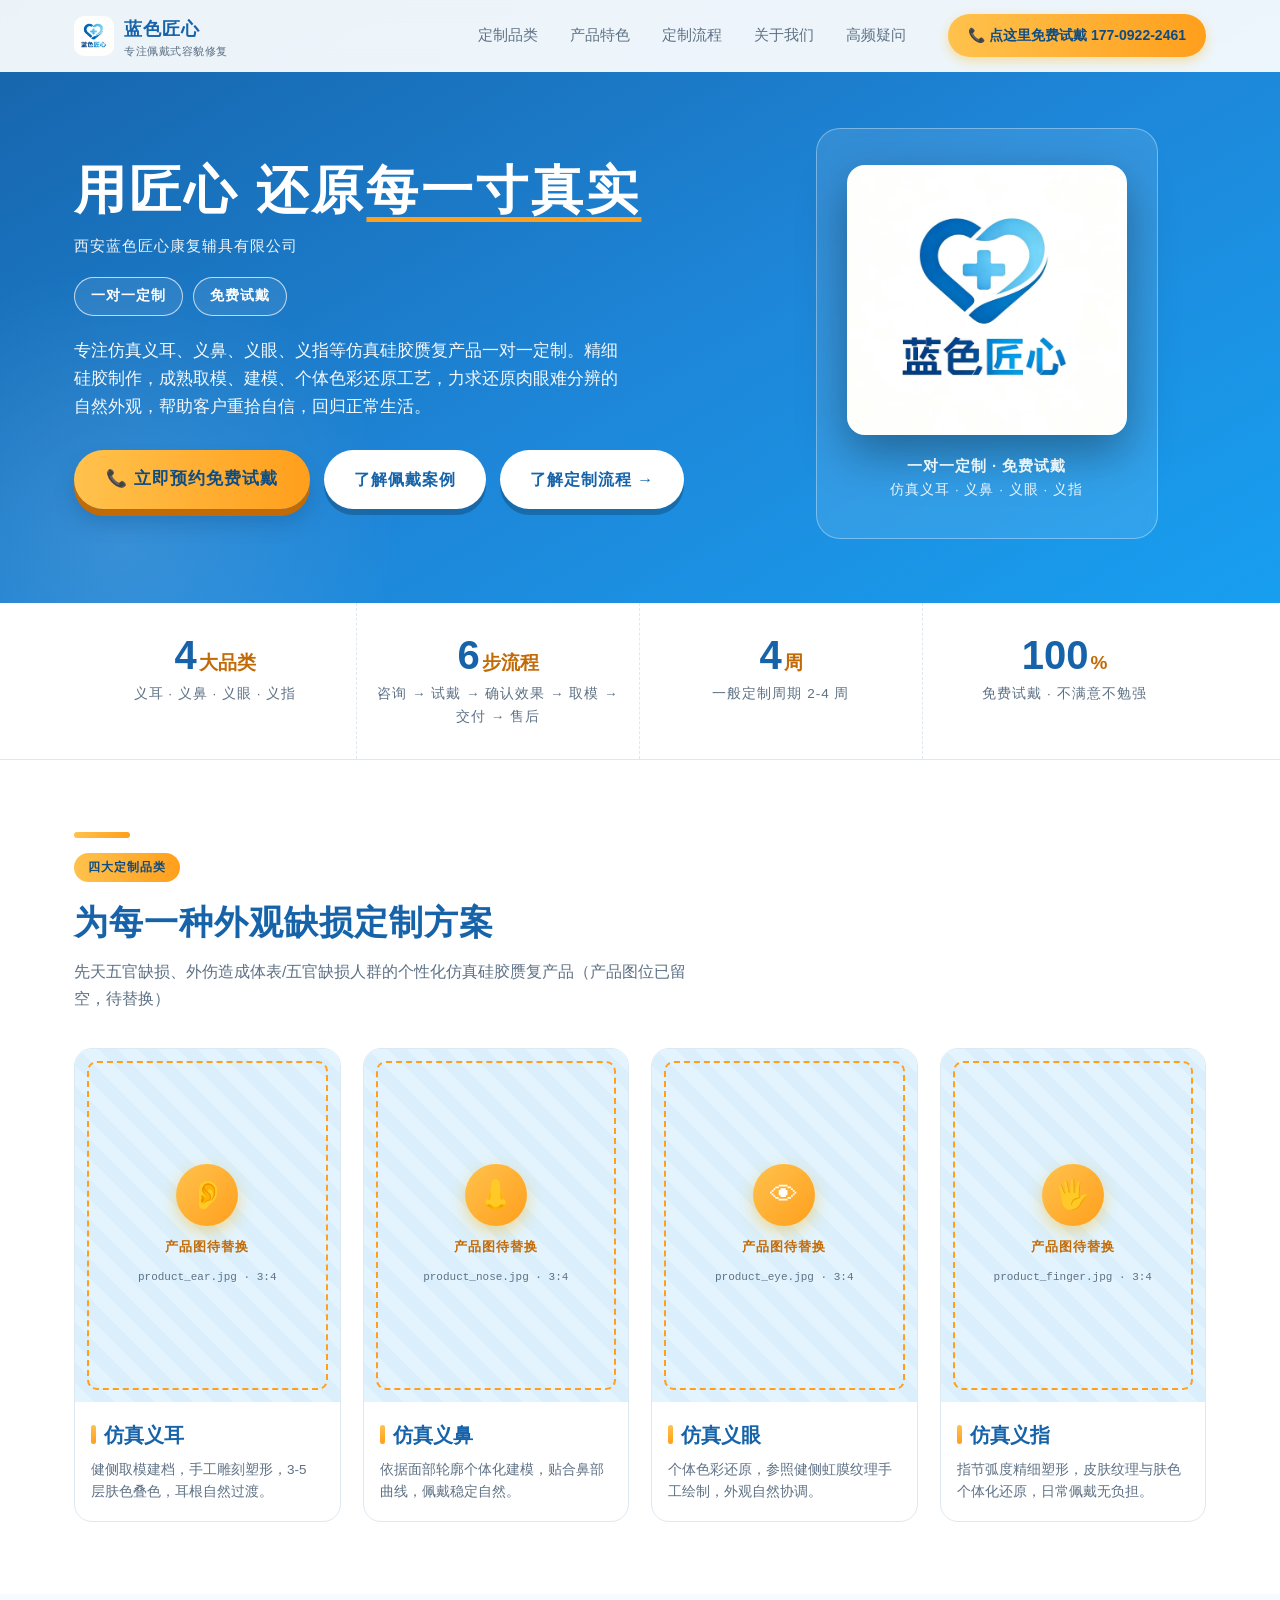
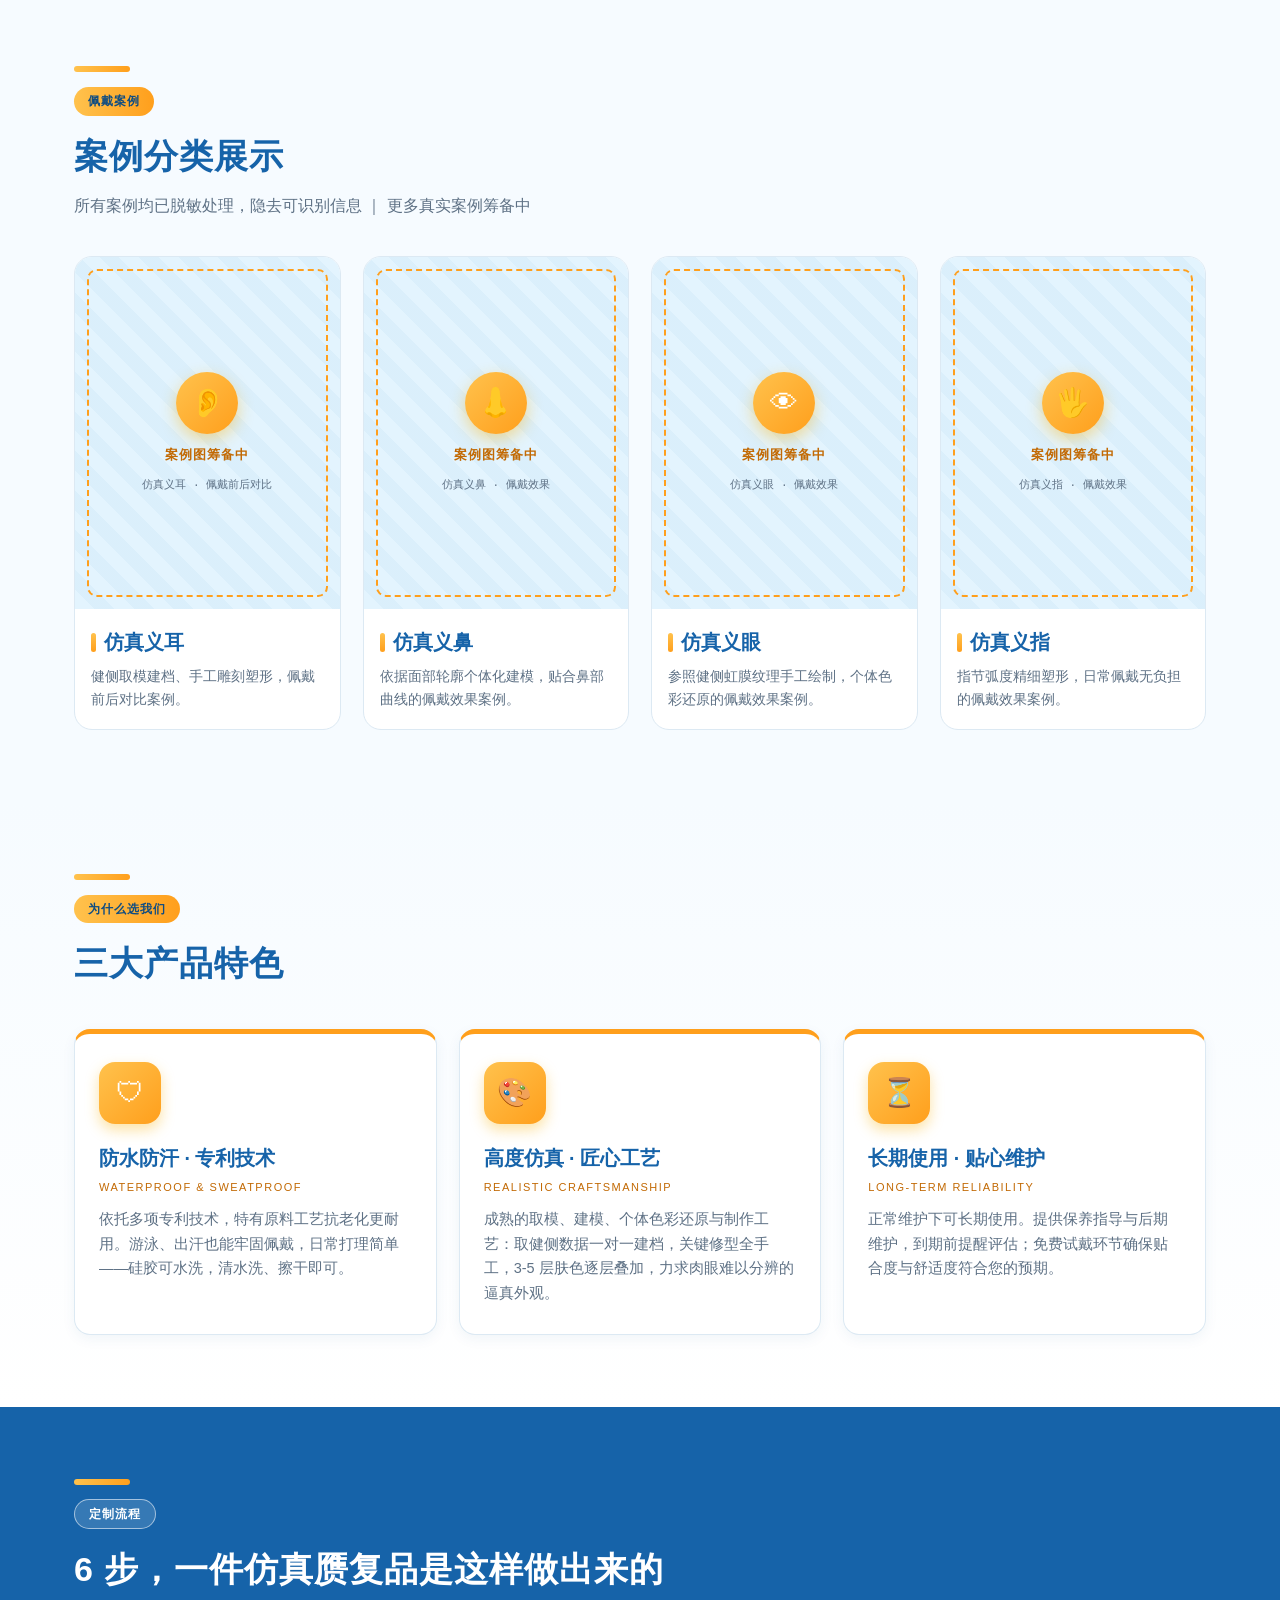
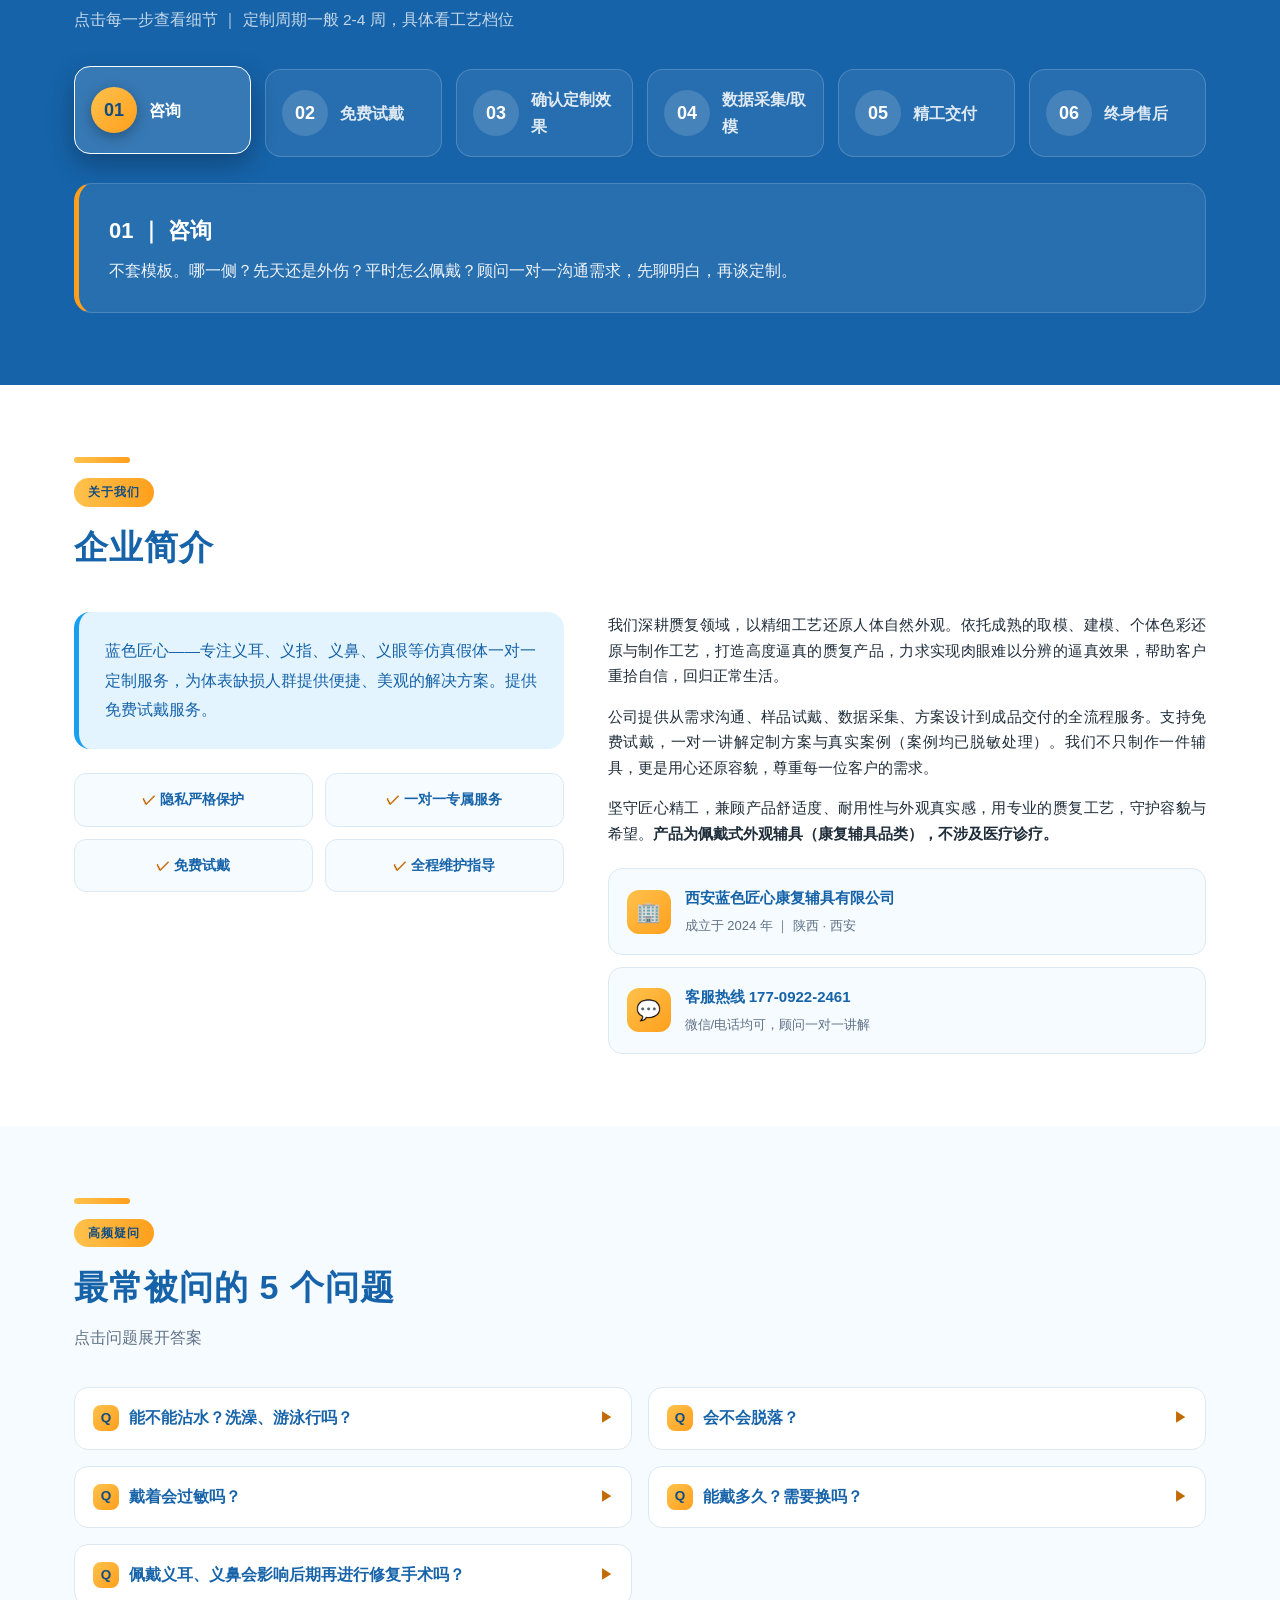
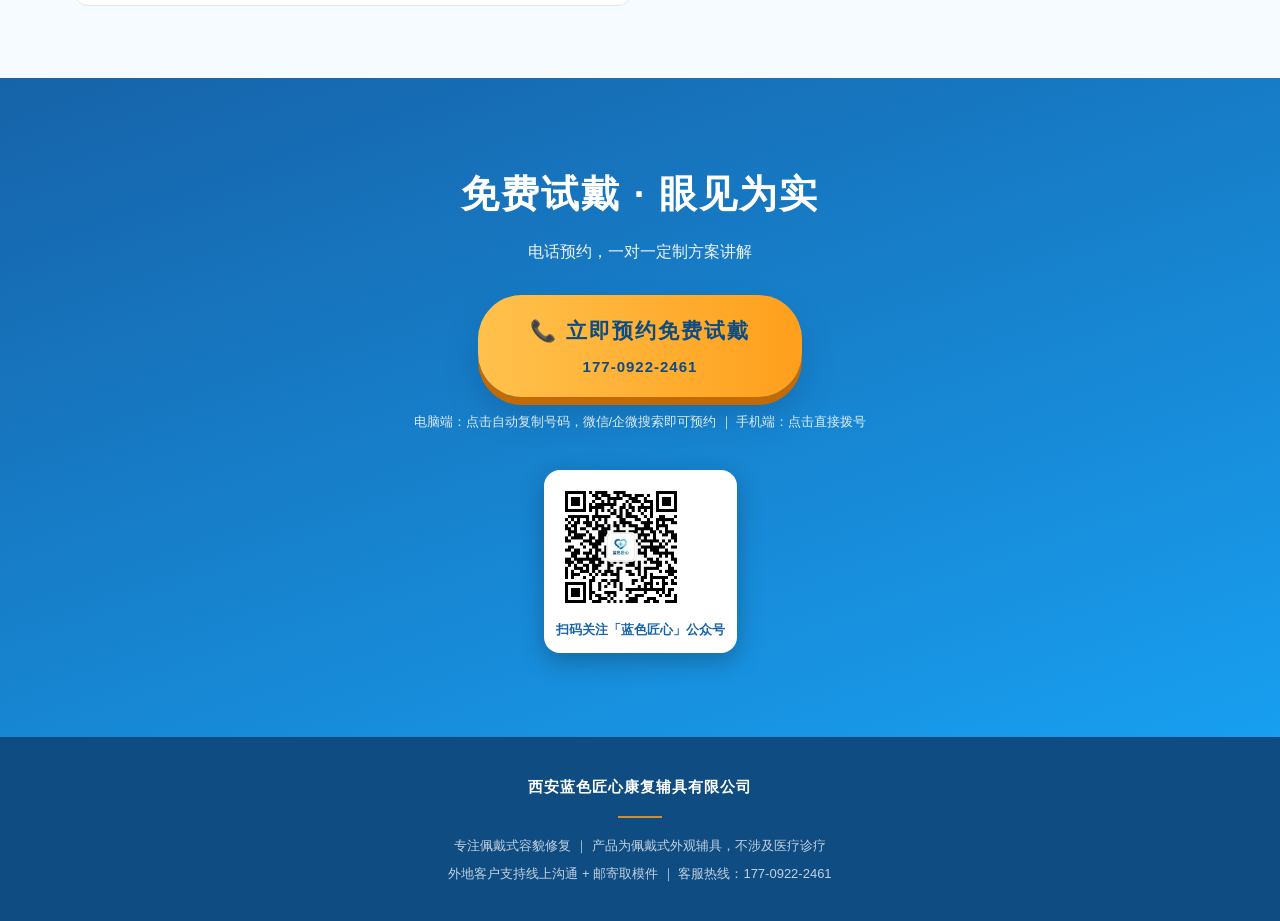
<file: web/index.html>
<!DOCTYPE html>
<html lang="zh-CN">
<head>
<meta charset="UTF-8">
<meta name="viewport" content="width=device-width, initial-scale=1.0, viewport-fit=cover">
<title>蓝色匠心 · 仿真义耳/义指/义眼/义鼻一对一定制</title>
<link rel="icon" href="favicon.ico" type="image/x-icon">
<meta name="robots" content="index,follow">
<meta name="description" content="西安蓝色匠心康复辅具有限公司：专注仿真义耳、义指、义眼、义鼻等仿真硅胶赝复产品一对一定制，免费试戴。">
<link rel="stylesheet" href="css/style.css">
</head>
<body>

<!-- 吸顶导航 -->
<nav id="nav">
  <div class="nav-inner">
    <a class="nav-brand" href="#home">
      <img src="img/logo.jpg" alt="蓝色匠心logo">
      <span><b>蓝色匠心</b><small>专注佩戴式容貌修复</small></span>
    </a>
    <div class="nav-links">
      <a href="#products">定制品类</a>
      <a href="#features">产品特色</a>
      <a href="#process">定制流程</a>
      <a href="#about">关于我们</a>
      <a href="#faq">高频疑问</a>
    </div>
    <a class="nav-cta" href="tel:17709222461">📞 点这里免费试戴 177-0922-2461</a>
  </div>
</nav>

<!-- ① Hero -->
<header class="hero" id="home">
  <div class="wrap">
    <div class="hero-grid">
      <div class="reveal">
        <h1>用匠心 还原<span class="hl">每一寸真实</span></h1>
        <div class="full">西安蓝色匠心康复辅具有限公司</div>
        <div class="badges">
          <span class="badge">一对一定制</span>
          <span class="badge">免费试戴</span>
        </div>
        <p class="lead">专注仿真义耳、义鼻、义眼、义指等仿真硅胶赝复产品一对一定制。精细硅胶制作，成熟取模、建模、个体色彩还原工艺，力求还原肉眼难分辨的自然外观，帮助客户重拾自信，回归正常生活。</p>
        <div class="hero-actions">
          <a class="btn-gold" href="tel:17709222461">📞 立即预约免费试戴</a>
          <a class="btn-white" href="#cases">了解佩戴案例</a>
          <a class="btn-white" href="#process">了解定制流程 →</a>
        </div>
      </div>
      <div class="hero-card reveal d2">
        <img src="img/logo-footer.jpg" alt="蓝色匠心标志">
        <div class="cap"><b>一对一定制 · 免费试戴</b><br>仿真义耳 · 义鼻 · 义眼 · 义指</div>
      </div>
    </div>
  </div>
</header>

<!-- ② 数据条 -->
<div class="stats">
  <div class="wrap">
    <div class="stats-grid">
      <div class="stat reveal"><div class="n"><span class="count" data-to="4">0</span><i>大品类</i></div><div class="t">义耳 · 义鼻 · 义眼 · 义指</div></div>
      <div class="stat reveal d1"><div class="n"><span class="count" data-to="6">0</span><i>步流程</i></div><div class="t">咨询 → 试戴 → 确认效果 → 取模 → 交付 → 售后</div></div>
      <div class="stat reveal d2"><div class="n"><span class="count" data-to="4">0</span><i>周</i></div><div class="t">一般定制周期 2-4 周</div></div>
      <div class="stat reveal d3"><div class="n"><span class="count" data-to="100">0</span><i>%</i></div><div class="t">免费试戴 · 不满意不勉强</div></div>
    </div>
  </div>
</div>

<!-- ③ 品类 -->
<section class="sec cats" id="products">
  <div class="wrap">
    <div class="sec-head reveal">
      <div class="bar"></div>
      <span class="tag-gold">四大定制品类</span>
      <h2>为每一种外观缺损定制方案</h2>
      <div class="sub">先天五官缺损、外伤造成体表/五官缺损人群的个性化仿真硅胶赝复产品（产品图位已留空，待替换）</div>
    </div>
    <div class="cat-grid">
      <div class="cat reveal">
        <div class="ph"><div class="cam">👂</div><div class="tip">产品图待替换</div><div class="file">product_ear.jpg · 3:4</div></div>
        <div class="info"><h3>仿真义耳</h3><p>健侧取模建档，手工雕刻塑形，3-5 层肤色叠色，耳根自然过渡。</p></div>
      </div>
      <div class="cat reveal d1">
        <div class="ph"><div class="cam">👃</div><div class="tip">产品图待替换</div><div class="file">product_nose.jpg · 3:4</div></div>
        <div class="info"><h3>仿真义鼻</h3><p>依据面部轮廓个体化建模，贴合鼻部曲线，佩戴稳定自然。</p></div>
      </div>
      <div class="cat reveal d2">
        <div class="ph"><div class="cam">👁</div><div class="tip">产品图待替换</div><div class="file">product_eye.jpg · 3:4</div></div>
        <div class="info"><h3>仿真义眼</h3><p>个体色彩还原，参照健侧虹膜纹理手工绘制，外观自然协调。</p></div>
      </div>
      <div class="cat reveal d3">
        <div class="ph"><div class="cam">🖐</div><div class="tip">产品图待替换</div><div class="file">product_finger.jpg · 3:4</div></div>
        <div class="info"><h3>仿真义指</h3><p>指节弧度精细塑形，皮肤纹理与肤色个体化还原，日常佩戴无负担。</p></div>
      </div>
    </div>
  </div>
</section>

<!-- ③.5 佩戴案例（分类占位，图待补） -->
<section class="sec cases" id="cases">
  <div class="wrap">
    <div class="sec-head reveal">
      <div class="bar"></div>
      <span class="tag-gold">佩戴案例</span>
      <h2>案例分类展示</h2>
      <div class="sub">所有案例均已脱敏处理，隐去可识别信息 ｜ 更多真实案例筹备中</div>
    </div>
    <div class="cat-grid">
      <div class="cat reveal">
        <div class="ph"><div class="cam">👂</div><div class="tip">案例图筹备中</div><div class="file">仿真义耳 · 佩戴前后对比</div></div>
        <div class="info"><h3>仿真义耳</h3><p>健侧取模建档、手工雕刻塑形，佩戴前后对比案例。</p></div>
      </div>
      <div class="cat reveal d1">
        <div class="ph"><div class="cam">👃</div><div class="tip">案例图筹备中</div><div class="file">仿真义鼻 · 佩戴效果</div></div>
        <div class="info"><h3>仿真义鼻</h3><p>依据面部轮廓个体化建模，贴合鼻部曲线的佩戴效果案例。</p></div>
      </div>
      <div class="cat reveal d2">
        <div class="ph"><div class="cam">👁</div><div class="tip">案例图筹备中</div><div class="file">仿真义眼 · 佩戴效果</div></div>
        <div class="info"><h3>仿真义眼</h3><p>参照健侧虹膜纹理手工绘制，个体色彩还原的佩戴效果案例。</p></div>
      </div>
      <div class="cat reveal d3">
        <div class="ph"><div class="cam">🖐</div><div class="tip">案例图筹备中</div><div class="file">仿真义指 · 佩戴效果</div></div>
        <div class="info"><h3>仿真义指</h3><p>指节弧度精细塑形，日常佩戴无负担的佩戴效果案例。</p></div>
      </div>
    </div>
  </div>
</section>

<!-- ④ 卖点 -->
<section class="sec feats" id="features">
  <div class="wrap">
    <div class="sec-head reveal">
      <div class="bar"></div>
      <span class="tag-gold">为什么选我们</span>
      <h2>三大产品特色</h2>
    </div>
    <div class="feat-grid">
      <div class="feat reveal">
        <div class="ic">🛡</div>
        <h3>防水防汗 · 专利技术<span class="en">WATERPROOF &amp; SWEATPROOF</span></h3>
        <p>依托多项专利技术，特有原料工艺抗老化更耐用。游泳、出汗也能牢固佩戴，日常打理简单——硅胶可水洗，清水洗、擦干即可。</p>
      </div>
      <div class="feat reveal d1">
        <div class="ic">🎨</div>
        <h3>高度仿真 · 匠心工艺<span class="en">REALISTIC CRAFTSMANSHIP</span></h3>
        <p>成熟的取模、建模、个体色彩还原与制作工艺：取健侧数据一对一建档，关键修型全手工，3-5 层肤色逐层叠加，力求肉眼难以分辨的逼真外观。</p>
      </div>
      <div class="feat reveal d2">
        <div class="ic">⏳</div>
        <h3>长期使用 · 贴心维护<span class="en">LONG-TERM RELIABILITY</span></h3>
        <p>正常维护下可长期使用。提供保养指导与后期维护，到期前提醒评估；免费试戴环节确保贴合度与舒适度符合您的预期。</p>
      </div>
    </div>
  </div>
</section>

<!-- ⑥ 流程 -->
<section class="sec steps" id="process">
  <div class="wrap">
    <div class="sec-head reveal">
      <div class="bar"></div>
      <span class="tag-gold" style="background:rgba(255,255,255,.14);color:#fff;border:1px solid rgba(255,255,255,.55);">定制流程</span>
      <h2>6 步，一件仿真赝复品是这样做出来的</h2>
      <div class="sub">点击每一步查看细节 ｜ 定制周期一般 2-4 周，具体看工艺档位</div>
    </div>
    <div class="step-tabs reveal" id="stepTabs"></div>
    <div class="step-detail reveal d1" id="stepDetail"></div>
  </div>
</section>

<!-- ⑦ 企业简介 -->
<section class="sec about" id="about">
  <div class="wrap">
    <div class="sec-head reveal">
      <div class="bar"></div>
      <span class="tag-gold">关于我们</span>
      <h2>企业简介</h2>
    </div>
    <div class="about-grid">
      <div class="reveal">
        <div class="quote">蓝色匠心——专注义耳、义指、义鼻、义眼等仿真假体一对一定制服务，为体表缺损人群提供便捷、美观的解决方案。提供免费试戴服务。</div>
        <div class="promise">
          <div class="p">隐私严格保护</div>
          <div class="p">一对一专属服务</div>
          <div class="p">免费试戴</div>
          <div class="p">全程维护指导</div>
        </div>
      </div>
      <div class="reveal d1">
        <p class="body">我们深耕赝复领域，以精细工艺还原人体自然外观。依托成熟的取模、建模、个体色彩还原与制作工艺，打造高度逼真的赝复产品，力求实现肉眼难以分辨的逼真效果，帮助客户重拾自信，回归正常生活。</p>
        <p class="body">公司提供从需求沟通、样品试戴、数据采集、方案设计到成品交付的全流程服务。支持免费试戴，一对一讲解定制方案与真实案例（案例均已脱敏处理）。我们不只制作一件辅具，更是用心还原容貌，尊重每一位客户的需求。</p>
        <p class="body">坚守匠心精工，兼顾产品舒适度、耐用性与外观真实感，用专业的赝复工艺，守护容貌与希望。<b>产品为佩戴式外观辅具（康复辅具品类），不涉及医疗诊疗。</b></p>
        <div class="facts" style="margin-top:22px;">
          <div class="fact"><div class="ic">🏢</div><div><b>西安蓝色匠心康复辅具有限公司</b><span>成立于 2024 年 ｜ 陕西 · 西安</span></div></div>
          <div class="fact"><div class="ic">💬</div><div><b>客服热线 177-0922-2461</b><span>微信/电话均可，顾问一对一讲解</span></div></div>
        </div>
      </div>
    </div>
  </div>
</section>

<!-- ⑧ FAQ -->
<section class="sec faq" id="faq">
  <div class="wrap">
    <div class="sec-head reveal">
      <div class="bar"></div>
      <span class="tag-gold">高频疑问</span>
      <h2>最常被问的 5 个问题</h2>
      <div class="sub">点击问题展开答案</div>
    </div>
    <div class="faq-grid">
      <div class="qa reveal">
        <div class="q"><span class="qm">Q</span>能不能沾水？洗澡、游泳行吗？<span class="arr">▶</span></div>
        <div class="a">能。防水设计扛得住水流冲击，牢固度超高，洗头、洗澡、游泳都能正常佩戴。硅胶可水洗，清水洗、擦干就行，打理方法试戴时一对一教您。</div>
      </div>
      <div class="qa reveal d1">
        <div class="q"><span class="qm">Q</span>会不会脱落？<span class="arr">▶</span></div>
        <div class="a">定制会贴合您的轮廓，日常社交都在设计承受范围内。比如义耳产品可以戴口罩和眼镜，不影响日常。</div>
      </div>
      <div class="qa reveal d2">
        <div class="q"><span class="qm">Q</span>戴着会过敏吗？<span class="arr">▶</span></div>
        <div class="a">从材质到皮肤胶水都非常安全，做过大量皮肤敏感测试，小宝宝也可以佩戴。</div>
      </div>
      <div class="qa reveal d3">
        <div class="q"><span class="qm">Q</span>能戴多久？需要换吗？<span class="arr">▶</span></div>
        <div class="a">保养得当可用 5-10 年，根据佩戴者年龄略有差异。我们提供保养指导和后期维护，到期前会提醒您评估。</div>
      </div>
      <div class="qa reveal d4">
        <div class="q"><span class="qm">Q</span>佩戴义耳、义鼻会影响后期再进行修复手术吗？<span class="arr">▶</span></div>
        <div class="a">不会。赝复产品属于体外佩戴，无创安全，不会影响发育和手术。</div>
      </div>
    </div>
  </div>
</section>

<!-- ⑨ CTA -->
<section class="cta" id="contact">
  <h2>免费试戴 · 眼见为实</h2>
  <div class="sub">电话预约，一对一定制方案讲解</div>
  <a class="btn" href="tel:17709222461" data-tel="17709222461">📞 立即预约免费试戴<span class="tel">177-0922-2461</span></a>
  <div class="btn-hint">电脑端：点击自动复制号码，微信/企微搜索即可预约 ｜ 手机端：点击直接拨号</div>
  <div class="qr-row">
    <div class="qr">
      <img src="img/wechat-qr.jpg" alt="微信公众号二维码">
      <div class="t">扫码关注「蓝色匠心」公众号</div>
    </div>
  </div>
</section>

<!-- ⑩ 页脚 -->
<footer class="footer">
  <div class="co">西安蓝色匠心康复辅具有限公司</div>
  <div class="div"></div>
  专注佩戴式容貌修复 ｜ 产品为佩戴式外观辅具，不涉及医疗诊疗<br>
  外地客户支持线上沟通 + 邮寄取模件 ｜ 客服热线：177-0922-2461
</footer>

<button id="toTop" title="返回顶部">↑</button>

<script src="js/main.js" defer></script>
</body>
</html>
</file>
<file: web/css/style.css>
:root{
    --navy:#1663A9;        /* 提亮后的藏蓝（标题/深色区） */
    --blue:#189FF0;        /* 提明度+提纯度的天蓝 */
    --blue-deep:#0F4C82;
    --blue-soft:#E3F4FE;
    --blue-bg:#F6FBFF;
    --gold:#FF9F1C;        /* 黄橘 */
    --gold-light:#FFC24D;
    --gold-deep:#C26A05;
    --ink:#1F2D3A;
    --muted:#5E7185;
    --card:#FFFFFF;
    --line:#DCE9F3;
    --nav-h:72px;
  }
  *{margin:0;padding:0;box-sizing:border-box;}
  html{scroll-behavior:smooth;}
  body{
    font-family:"Microsoft YaHei","微软雅黑","PingFang SC",sans-serif;
    color:var(--ink);background:var(--blue-bg);line-height:1.7;
  }
  img{max-width:100%;display:block;}
  .wrap{max-width:1180px;margin:0 auto;padding:0 24px;}
  section{scroll-margin-top:calc(var(--nav-h) + 16px);}

  /* ---------- 显现动画 ---------- */
  .reveal{opacity:0;transform:translateY(26px);transition:opacity .7s ease,transform .7s ease;}
  .reveal.on{opacity:1;transform:none;}
  .reveal.d1{transition-delay:.08s}.reveal.d2{transition-delay:.16s}.reveal.d3{transition-delay:.24s}.reveal.d4{transition-delay:.32s}

  /* ---------- 通用头部 ---------- */
  .sec{padding:72px 0;}
  .sec-head{margin-bottom:36px;max-width:640px;}
  .sec-head .bar{width:56px;height:6px;border-radius:3px;background:linear-gradient(90deg,var(--gold-light),var(--gold));margin-bottom:14px;}
  .sec-head h2{font-size:34px;color:var(--navy);font-weight:700;letter-spacing:1px;}
  .sec-head .sub{font-size:15.5px;color:var(--muted);margin-top:8px;}
  .tag-gold{
    display:inline-block;font-size:12px;font-weight:700;color:var(--blue-deep);
    background:linear-gradient(90deg,var(--gold-light),var(--gold));
    padding:4px 14px;border-radius:20px;letter-spacing:1px;margin-bottom:12px;
  }

  /* ---------- 吸顶导航 ---------- */
  nav{
    position:fixed;top:0;left:0;right:0;z-index:100;height:var(--nav-h);
    background:rgba(255,255,255,.92);backdrop-filter:blur(12px);
    border-bottom:1px solid transparent;transition:box-shadow .25s,border-color .25s;
  }
  nav.scrolled{box-shadow:0 4px 20px rgba(14,58,92,.10);border-color:var(--line);}
  .nav-inner{max-width:1180px;margin:0 auto;height:100%;padding:0 24px;display:flex;align-items:center;gap:28px;}
  .nav-brand{display:flex;align-items:center;gap:10px;text-decoration:none;flex:none;}
  .nav-brand img{width:40px;height:40px;object-fit:cover;border-radius:10px;}
  .nav-brand b{font-size:18px;color:var(--navy);letter-spacing:1px;}
  .nav-brand small{font-size:10.5px;color:var(--muted);display:block;letter-spacing:.5px;line-height:1.2;}
  .nav-links{display:flex;gap:4px;margin-left:auto;}
  .nav-links a{
    text-decoration:none;color:var(--muted);font-size:14.5px;padding:8px 14px;border-radius:10px;
    position:relative;transition:color .2s,background .2s;
  }
  .nav-links a:hover{color:var(--navy);background:var(--blue-soft);}
  .nav-links a.active{color:var(--navy);font-weight:700;background:var(--blue-soft);}
  .nav-links a.active::after{
    content:"";position:absolute;left:14px;right:14px;bottom:2px;height:3px;border-radius:2px;
    background:linear-gradient(90deg,var(--gold-light),var(--gold));
  }
  .nav-cta{
    flex:none;text-decoration:none;font-size:14px;font-weight:700;color:var(--blue-deep);
    background:linear-gradient(90deg,var(--gold-light),var(--gold));padding:10px 20px;border-radius:24px;
    box-shadow:0 4px 12px rgba(249,184,31,.4);transition:transform .2s,box-shadow .2s;
  }
  .nav-cta:hover{transform:translateY(-2px);box-shadow:0 8px 20px rgba(249,184,31,.55);}

  /* ---------- Hero ---------- */
  .hero{
    padding:calc(var(--nav-h) + 56px) 0 64px;color:#fff;position:relative;overflow:hidden;
    background:linear-gradient(150deg,var(--navy) 0%,#1E86D8 55%,var(--blue) 100%);
  }
  .hero::after{content:"";position:absolute;left:-160px;bottom:-220px;width:560px;height:560px;border-radius:50%;
    background:radial-gradient(circle,rgba(255,255,255,.12),rgba(255,255,255,0) 70%);}
  .hero-grid{position:relative;z-index:1;display:grid;grid-template-columns:1.25fr .85fr;gap:48px;align-items:center;}
  .hero h1{font-size:52px;font-weight:800;letter-spacing:3px;line-height:1.25;}
  .hero h1 .hl{color:#fff;font-weight:800;text-decoration:underline;text-decoration-thickness:5px;text-underline-offset:9px;text-decoration-color:var(--gold);}
  .hero .full{font-size:15px;opacity:.92;margin-top:10px;letter-spacing:1px;}
  .hero .badges{margin-top:18px;display:flex;gap:10px;flex-wrap:wrap;}
  .hero .badge{font-size:13.5px;padding:7px 16px;border-radius:20px;letter-spacing:1px;font-weight:700;border:1.5px solid rgba(255,255,255,.7);background:rgba(255,255,255,.08);}
  .hero .badge.gold{background:rgba(255,255,255,.16);border-color:#fff;}
  .hero p.lead{margin-top:20px;font-size:16.5px;max-width:560px;opacity:.95;}
  .hero .hero-actions{margin-top:30px;display:flex;gap:14px;flex-wrap:wrap;}
  .btn-gold{
    display:inline-flex;align-items:center;gap:8px;text-decoration:none;
    background:linear-gradient(90deg,var(--gold-light),var(--gold));color:var(--blue-deep);
    font-size:17px;font-weight:800;letter-spacing:1px;padding:15px 32px;border-radius:32px;
    box-shadow:0 7px 0 var(--gold-deep),0 14px 20px rgba(15,76,130,.30);transition:transform .15s,box-shadow .15s;
  }
  .btn-gold:hover{transform:translateY(-2px);box-shadow:0 9px 0 var(--gold-deep),0 18px 24px rgba(15,76,130,.36);}
  .btn-gold:active{transform:translateY(4px);box-shadow:0 2px 0 var(--gold-deep),0 6px 10px rgba(15,76,130,.30);}
  .btn-white{
    display:inline-flex;align-items:center;gap:8px;text-decoration:none;
    background:#fff;color:var(--navy);font-size:16px;font-weight:800;letter-spacing:1px;
    padding:15px 30px;border-radius:32px;box-shadow:0 6px 0 rgba(0,0,0,.22);transition:transform .15s,box-shadow .15s;
  }
  .btn-white:hover{transform:translateY(-2px);box-shadow:0 8px 0 rgba(0,0,0,.26);}
  .btn-white:active{transform:translateY(3px);box-shadow:0 2px 0 rgba(0,0,0,.22);}
  .hero-card{
    justify-self:center;background:rgba(255,255,255,.10);border:1px solid rgba(255,255,255,.35);
    border-radius:24px;padding:36px 30px;text-align:center;backdrop-filter:blur(6px);
    animation:floaty 5.5s ease-in-out infinite;
  }
  @keyframes floaty{0%,100%{transform:translateY(0)}50%{transform:translateY(-12px)}}
  .hero-card img{width:280px;margin:0 auto;border-radius:18px;box-shadow:0 18px 48px rgba(0,0,0,.35);}
  .hero-card .cap{margin-top:18px;font-size:13.5px;opacity:.9;letter-spacing:1px;}
  .hero-card .cap b{color:#fff;font-size:15px;}

  /* ---------- 数据条 ---------- */
  .stats{background:#fff;border-bottom:1px solid var(--line);}
  .stats-grid{display:grid;grid-template-columns:repeat(4,1fr);}
  .stat{padding:30px 16px;text-align:center;border-right:1px dashed var(--line);}
  .stat:last-child{border-right:none;}
  .stat .n{font-size:40px;font-weight:800;color:var(--navy);line-height:1.1;}
  .stat .n i{font-style:normal;font-size:19px;color:var(--gold-deep);margin-left:2px;}
  .stat .t{font-size:13.5px;color:var(--muted);margin-top:6px;letter-spacing:1px;}

  /* ---------- 品类 ---------- */
  .cats{background:var(--card);}
  .cat-grid{display:grid;grid-template-columns:repeat(4,1fr);gap:22px;}
  .cat{
    border:1.5px solid var(--line);border-radius:18px;overflow:hidden;background:#fff;
    transition:transform .25s ease,box-shadow .25s ease,border-color .25s ease;cursor:pointer;
  }
  .cat:hover{transform:translateY(-8px);box-shadow:0 18px 40px rgba(23,83,128,.16);border-color:var(--gold);}
  .cat .ph{
    position:relative;aspect-ratio:3/4;background:var(--blue-soft);
    display:flex;flex-direction:column;align-items:center;justify-content:center;gap:10px;overflow:hidden;
  }
  .cat .ph::before{ /* 斜纹底 */
    content:"";position:absolute;inset:0;opacity:.5;
    background:repeating-linear-gradient(45deg,transparent 0 14px,rgba(61,146,202,.10) 14px 28px);
  }
  .cat .ph::after{content:"";position:absolute;inset:12px;border:2px dashed var(--gold);border-radius:10px;transition:all .25s;}
  .cat:hover .ph::after{inset:8px;border-color:var(--gold-light);}
  .cat .ph .cam{
    position:relative;width:62px;height:62px;border-radius:50%;
    background:linear-gradient(135deg,var(--gold-light),var(--gold));
    display:flex;align-items:center;justify-content:center;color:#fff;font-size:28px;
    box-shadow:0 6px 16px rgba(249,184,31,.45);transition:transform .25s;
  }
  .cat:hover .ph .cam{transform:scale(1.12) rotate(-6deg);}
  .cat .ph .tip{position:relative;font-size:13px;color:var(--gold-deep);font-weight:700;letter-spacing:1px;}
  .cat .ph .file{position:relative;font-size:11px;color:var(--muted);font-family:Consolas,monospace;}
  .cat .info{padding:16px 16px 18px;}
  .cat .info h3{font-size:20px;color:var(--navy);display:flex;align-items:center;gap:8px;}
  .cat .info h3::before{content:"";width:5px;height:19px;border-radius:3px;background:linear-gradient(180deg,var(--gold-light),var(--gold));flex:none;}
  .cat .info p{font-size:13.5px;color:var(--muted);margin-top:7px;line-height:1.65;}

  /* ---------- 卖点 ---------- */
  .feats{background:linear-gradient(180deg,var(--blue-bg),#fff);}
  .feat-grid{display:grid;grid-template-columns:repeat(3,1fr);gap:22px;}
  .feat{
    background:var(--card);border:1px solid var(--line);border-top:5px solid var(--gold);
    border-radius:16px;padding:28px 24px;
    box-shadow:0 4px 14px rgba(23,83,128,.06);transition:transform .25s,box-shadow .25s;
  }
  .feat:hover{transform:translateY(-8px);box-shadow:0 20px 44px rgba(23,83,128,.15);}
  .feat .ic{
    width:62px;height:62px;border-radius:16px;
    background:linear-gradient(135deg,var(--gold-light),var(--gold));
    display:flex;align-items:center;justify-content:center;font-size:28px;color:#fff;
    box-shadow:0 6px 14px rgba(249,184,31,.4);margin-bottom:18px;
  }
  .feat h3{font-size:19.5px;color:var(--navy);}
  .feat h3 .en{font-size:11px;color:var(--gold-deep);font-weight:400;letter-spacing:1.5px;display:block;margin-top:3px;}
  .feat p{font-size:14.5px;color:var(--muted);margin-top:10px;}

  /* ---------- 工艺实拍 ---------- */
  .craft{background:var(--card);}
  .craft-grid{display:grid;grid-template-columns:repeat(4,1fr);gap:18px;}
  .craft .ph{
    position:relative;aspect-ratio:16/10;border-radius:14px;background:var(--blue-soft);
    display:flex;flex-direction:column;align-items:center;justify-content:center;gap:8px;overflow:hidden;
  }
  .craft .ph::before{content:"";position:absolute;inset:0;opacity:.5;
    background:repeating-linear-gradient(45deg,transparent 0 14px,rgba(61,146,202,.10) 14px 28px);}
  .craft .ph::after{content:"";position:absolute;inset:9px;border:2px dashed var(--gold);border-radius:8px;}
  .craft .ph .cam{position:relative;width:48px;height:48px;border-radius:50%;
    background:linear-gradient(135deg,var(--gold-light),var(--gold));
    display:flex;align-items:center;justify-content:center;color:#fff;font-size:20px;
    box-shadow:0 4px 10px rgba(249,184,31,.4);}
  .craft .ph .tip{position:relative;font-size:12.5px;color:var(--gold-deep);font-weight:700;letter-spacing:1px;}
  .craft .ph .file{position:relative;font-size:10.5px;color:var(--muted);font-family:Consolas,monospace;}

  /* ---------- 流程 ---------- */
  .steps{background:var(--navy) !important;color:#fff;position:relative;overflow:hidden;}
  .steps .sec-head h2{color:#fff;}
  .steps .sec-head .sub{color:rgba(255,255,255,.75);}
  .step-tabs{display:flex;gap:14px;margin-bottom:26px;position:relative;z-index:1;}
  .step-tab{
    flex:1;display:flex;align-items:center;gap:12px;cursor:pointer;
    background:rgba(255,255,255,.07);border:1.5px solid rgba(255,255,255,.18);border-radius:16px;
    padding:16px 16px;transition:all .25s;user-select:none;
  }
  .step-tab:hover{background:rgba(255,255,255,.13);transform:translateY(-3px);}
  .step-tab .num{
    flex:none;width:46px;height:46px;border-radius:50%;
    background:rgba(255,255,255,.14);color:#fff;font-size:18px;font-weight:800;
    display:flex;align-items:center;justify-content:center;transition:all .25s;
  }
  .step-tab .tt{font-size:16px;font-weight:700;color:rgba(255,255,255,.85);transition:color .25s;}
  .step-tab.active{
    background:rgba(255,255,255,.14);
    border-color:#fff;box-shadow:0 10px 26px rgba(0,0,0,.28);transform:translateY(-3px);
  }
  .step-tab.active .num{background:linear-gradient(135deg,var(--gold-light),var(--gold));color:var(--blue-deep);
    box-shadow:0 4px 14px rgba(0,0,0,.3);}
  .step-tab.active .tt{color:#fff;}
  .step-detail{
    position:relative;z-index:1;background:rgba(255,255,255,.08);border:1px solid rgba(255,255,255,.16);
    border-left:5px solid var(--gold);border-radius:18px;padding:28px 30px;min-height:120px;
    backdrop-filter:blur(4px);
  }
  .step-detail h3{font-size:22px;color:#fff;margin-bottom:8px;}
  .step-detail p{font-size:15.5px;color:rgba(255,255,255,.92);max-width:820px;}
  .step-detail .fade{animation:stepfade .35s ease;}
  @keyframes stepfade{from{opacity:0;transform:translateY(10px)}to{opacity:1;transform:none}}

  /* ---------- 企业简介 ---------- */
  .about{background:var(--card);}
  .about-grid{display:grid;grid-template-columns:.9fr 1.1fr;gap:44px;align-items:start;}
  .about .quote{
    background:var(--blue-soft);border-radius:16px;padding:24px 26px;margin-bottom:22px;
    border-left:5px solid var(--blue);font-size:15.5px;color:var(--navy);line-height:1.9;
  }
  .about p.body{font-size:15px;color:var(--ink);margin-bottom:15px;text-align:justify;}
  .about .promise{display:grid;grid-template-columns:1fr 1fr;gap:12px;margin-top:24px;}
  .about .promise .p{
    background:var(--blue-bg);border:1px solid var(--line);border-radius:12px;
    padding:14px 16px;font-size:14px;color:var(--navy);font-weight:700;text-align:center;
    transition:transform .2s,border-color .2s;
  }
  .about .promise .p:hover{transform:translateY(-3px);border-color:var(--gold);}
  .about .promise .p::before{content:"✓ ";color:var(--gold-deep);}
  .about .facts{display:grid;gap:12px;}
  .fact{
    display:flex;gap:14px;align-items:center;background:var(--blue-bg);border:1px solid var(--line);
    border-radius:14px;padding:16px 18px;transition:transform .2s,border-color .2s;
  }
  .fact:hover{transform:translateX(6px);border-color:var(--gold);}
  .fact .ic{flex:none;width:44px;height:44px;border-radius:12px;background:linear-gradient(135deg,var(--gold-light),var(--gold));
    display:flex;align-items:center;justify-content:center;font-size:20px;color:#fff;}
  .fact b{display:block;font-size:15px;color:var(--navy);}
  .fact span{font-size:13px;color:var(--muted);}

  /* ---------- FAQ ---------- */
  .faq{background:var(--blue-bg);}
  .faq-grid{display:grid;grid-template-columns:1fr 1fr;gap:16px;align-items:start;}
  .qa{
    background:var(--card);border:1px solid var(--line);border-radius:14px;overflow:hidden;
    transition:border-color .2s,box-shadow .2s;
  }
  .qa.open{border-color:var(--gold);box-shadow:0 10px 28px rgba(23,83,128,.10);}
  .qa .q{
    font-size:15.5px;font-weight:700;color:var(--navy);display:flex;gap:10px;align-items:center;
    padding:17px 18px;cursor:pointer;user-select:none;transition:background .2s;
  }
  .qa .q:hover{background:var(--blue-soft);}
  .qa .q .qm{
    flex:none;width:26px;height:26px;border-radius:8px;
    background:linear-gradient(135deg,var(--gold-light),var(--gold));
    color:var(--blue-deep);font-size:13.5px;font-weight:800;
    display:flex;align-items:center;justify-content:center;
  }
  .qa .q .arr{margin-left:auto;color:var(--gold-deep);transition:transform .3s;font-size:13px;flex:none;}
  .qa.open .q .arr{transform:rotate(90deg);}
  .qa .a{max-height:0;overflow:hidden;transition:max-height .35s ease;font-size:14px;color:var(--muted);padding:0 18px;}
  .qa.open .a{padding-bottom:16px;}

  /* ---------- CTA ---------- */
  .cta{
    background:linear-gradient(160deg,var(--navy),var(--blue));
    color:#fff;text-align:center;padding:84px 24px;position:relative;overflow:hidden;
  }
  .cta h2{font-size:38px;position:relative;z-index:1;letter-spacing:2px;}
  .cta .sub{font-size:15.5px;opacity:.92;margin-top:12px;position:relative;z-index:1;}
  .cta .btn{
    position:relative;z-index:1;display:inline-block;margin-top:30px;
    background:linear-gradient(90deg,var(--gold-light),var(--gold));
    color:var(--blue-deep);font-size:21px;font-weight:800;letter-spacing:2px;
    padding:18px 52px;border-radius:44px;text-decoration:none;
    box-shadow:0 8px 0 var(--gold-deep),0 18px 30px rgba(15,76,130,.35);transition:transform .15s,box-shadow .15s;
  }
  .cta .btn:hover{transform:translateY(-3px);box-shadow:0 11px 0 var(--gold-deep),0 22px 34px rgba(15,76,130,.40);}
  .cta .btn:active{transform:translateY(5px);box-shadow:0 2px 0 var(--gold-deep),0 8px 14px rgba(15,76,130,.30);}
  .cta .btn .tel{font-size:15px;display:block;margin-top:5px;font-weight:600;letter-spacing:1px;}
  .cta .qr-row{position:relative;z-index:1;margin-top:36px;display:flex;gap:28px;justify-content:center;align-items:center;flex-wrap:wrap;}
  .cta .qr{
    background:#fff;border-radius:16px;display:inline-block;padding:12px;
    box-shadow:0 8px 24px rgba(0,0,0,.25);transition:transform .2s;
  }
  .cta .qr:hover{transform:scale(1.05);}
  .cta .qr img{width:130px;height:130px;}
  .cta .qr .t{font-size:12.5px;color:var(--navy);margin-top:8px;font-weight:700;text-align:center;}

  /* ---------- 页脚 ---------- */
  .footer{background:var(--blue-deep);color:rgba(255,255,255,.75);text-align:center;padding:34px 24px;font-size:13px;line-height:2.1;}
  .footer .co{font-size:15px;color:#fff;font-weight:700;letter-spacing:1px;}
  .footer .div{width:44px;height:2px;background:var(--gold);margin:14px auto;opacity:.8;}

  /* ---------- 返回顶部 ---------- */
  #toTop{
    position:fixed;right:26px;bottom:30px;z-index:99;width:52px;height:52px;border-radius:50%;
    background:linear-gradient(135deg,var(--gold-light),var(--gold));color:var(--blue-deep);
    font-size:20px;border:none;cursor:pointer;box-shadow:0 8px 22px rgba(249,184,31,.5);
    opacity:0;pointer-events:none;transform:translateY(14px);transition:all .3s;
  }
  #toTop.show{opacity:1;pointer-events:auto;transform:none;}
  #toTop:hover{transform:translateY(-4px);}

  /* ---------- 复制号码提示气泡 ---------- */
  #toast{
    position:fixed;left:50%;bottom:44px;transform:translateX(-50%) translateY(20px);z-index:200;
    background:var(--blue-deep);color:#fff;font-size:15px;font-weight:600;
    padding:14px 26px;border-radius:32px;box-shadow:0 10px 30px rgba(15,76,130,.4);
    opacity:0;pointer-events:none;transition:all .3s ease;max-width:88vw;text-align:center;
    border:2px solid var(--gold);
  }
  #toast.show{opacity:1;transform:translateX(-50%) translateY(0);}
  .cta .btn-hint{position:relative;z-index:1;margin-top:14px;font-size:13px;opacity:.85;}

  /* ---------- 响应式 ---------- */
  @media (max-width:1024px){
    .hero-grid{grid-template-columns:1fr;gap:36px;}
    .hero-card{justify-self:start;}
    .hero h1{font-size:42px;}
    .cat-grid,.craft-grid{grid-template-columns:repeat(2,1fr);}
    .feat-grid{grid-template-columns:1fr;}
    .stats-grid{grid-template-columns:repeat(2,1fr);}
    .stat{border-bottom:1px dashed var(--line);}
    .about-grid{grid-template-columns:1fr;}
    .step-tabs{flex-wrap:wrap;}
    .step-tab{flex:1 1 45%;}
    .nav-links{display:none;}
  }
  @media (max-width:640px){
    .sec{padding:52px 0;}
    .sec-head h2{font-size:27px;}
    .hero h1{font-size:34px;letter-spacing:2px;}
    .hero-card img{width:200px;}
    .cat-grid{grid-template-columns:1fr 1fr;}
    .craft-grid{grid-template-columns:1fr 1fr;}
    .faq-grid{grid-template-columns:1fr;}
    .step-tab{flex:1 1 100%;}
    .cta h2{font-size:28px;}
    .stat .n{font-size:30px;}
  }
</file>
